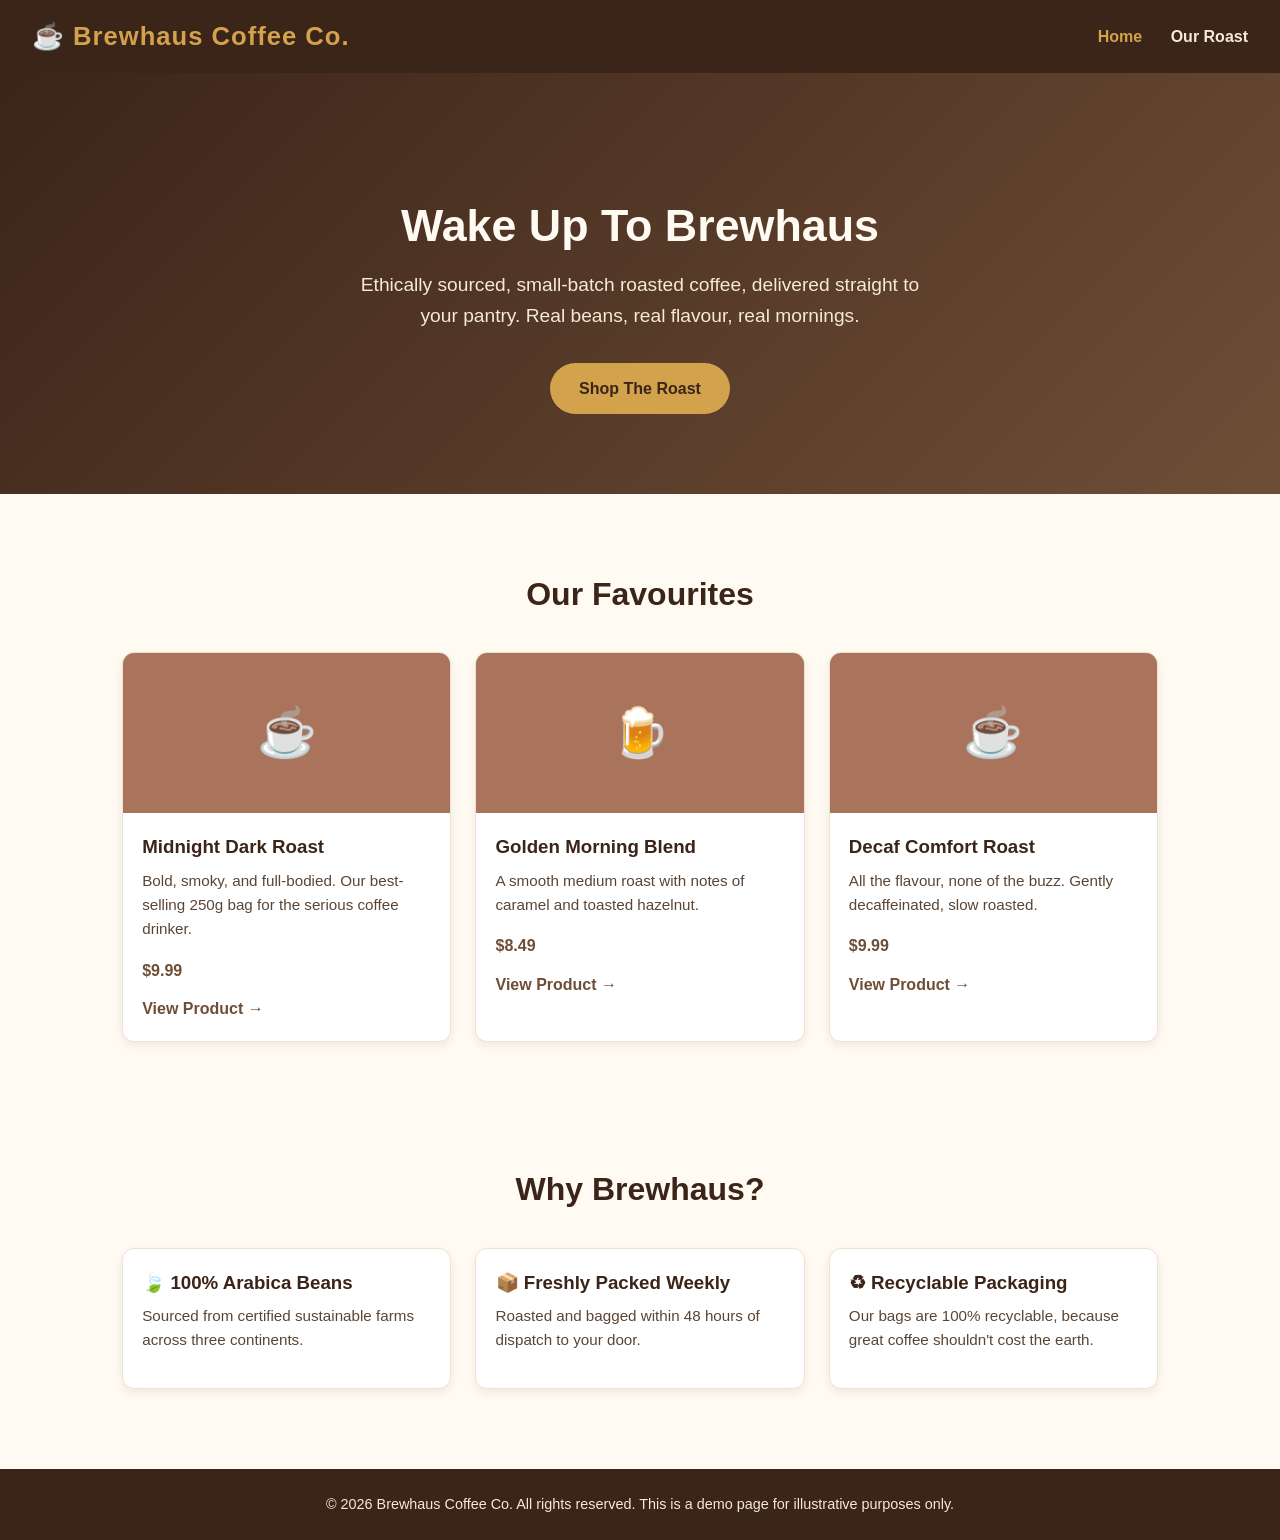
<file: index.html>
<!DOCTYPE html>
<html lang="en">
<head>
  <meta charset="UTF-8" />
  <meta name="viewport" content="width=device-width, initial-scale=1.0" />
  <title>Brewhaus Coffee Co. &mdash; Home</title>
  <link rel="stylesheet" href="css/style.css" />
</head>
<body>
  <header>
    <div class="logo">&#9749; Brewhaus Coffee Co.</div>
    <nav>
      <a href="index.html" class="active">Home</a>
      <a href="product.html">Our Roast</a>
    </nav>
  </header>

  <section class="hero">
    <h1>Wake Up To Brewhaus</h1>
    <p>Ethically sourced, small-batch roasted coffee, delivered straight to your pantry. Real beans, real flavour, real mornings.</p>
    <a href="product.html" class="btn">Shop The Roast</a>
  </section>

  <section class="section">
    <h2>Our Favourites</h2>
    <div class="product-grid">
      <div class="card">
        <div class="card-img">&#9749;</div>
        <div class="card-body">
          <h3>Midnight Dark Roast</h3>
          <p>Bold, smoky, and full-bodied. Our best-selling 250g bag for the serious coffee drinker.</p>
          <span class="price">$9.99</span>
          <br />
          <a href="product.html">View Product &rarr;</a>
        </div>
      </div>
      <div class="card">
        <div class="card-img">&#127866;</div>
        <div class="card-body">
          <h3>Golden Morning Blend</h3>
          <p>A smooth medium roast with notes of caramel and toasted hazelnut.</p>
          <span class="price">$8.49</span>
          <br />
          <a href="product.html">View Product &rarr;</a>
        </div>
      </div>
      <div class="card">
        <div class="card-img">&#9749;</div>
        <div class="card-body">
          <h3>Decaf Comfort Roast</h3>
          <p>All the flavour, none of the buzz. Gently decaffeinated, slow roasted.</p>
          <span class="price">$9.99</span>
          <br />
          <a href="product.html">View Product &rarr;</a>
        </div>
      </div>
    </div>
  </section>

  <section class="section">
    <h2>Why Brewhaus?</h2>
    <div class="product-grid">
      <div class="card">
        <div class="card-body">
          <h3>&#127811; 100% Arabica Beans</h3>
          <p>Sourced from certified sustainable farms across three continents.</p>
        </div>
      </div>
      <div class="card">
        <div class="card-body">
          <h3>&#128230; Freshly Packed Weekly</h3>
          <p>Roasted and bagged within 48 hours of dispatch to your door.</p>
        </div>
      </div>
      <div class="card">
        <div class="card-body">
          <h3>&#9851; Recyclable Packaging</h3>
          <p>Our bags are 100% recyclable, because great coffee shouldn't cost the earth.</p>
        </div>
      </div>
    </div>
  </section>

  <footer>
    &copy; 2026 Brewhaus Coffee Co. All rights reserved. This is a demo page for illustrative purposes only.
  </footer>
</body>
</html>
</file>
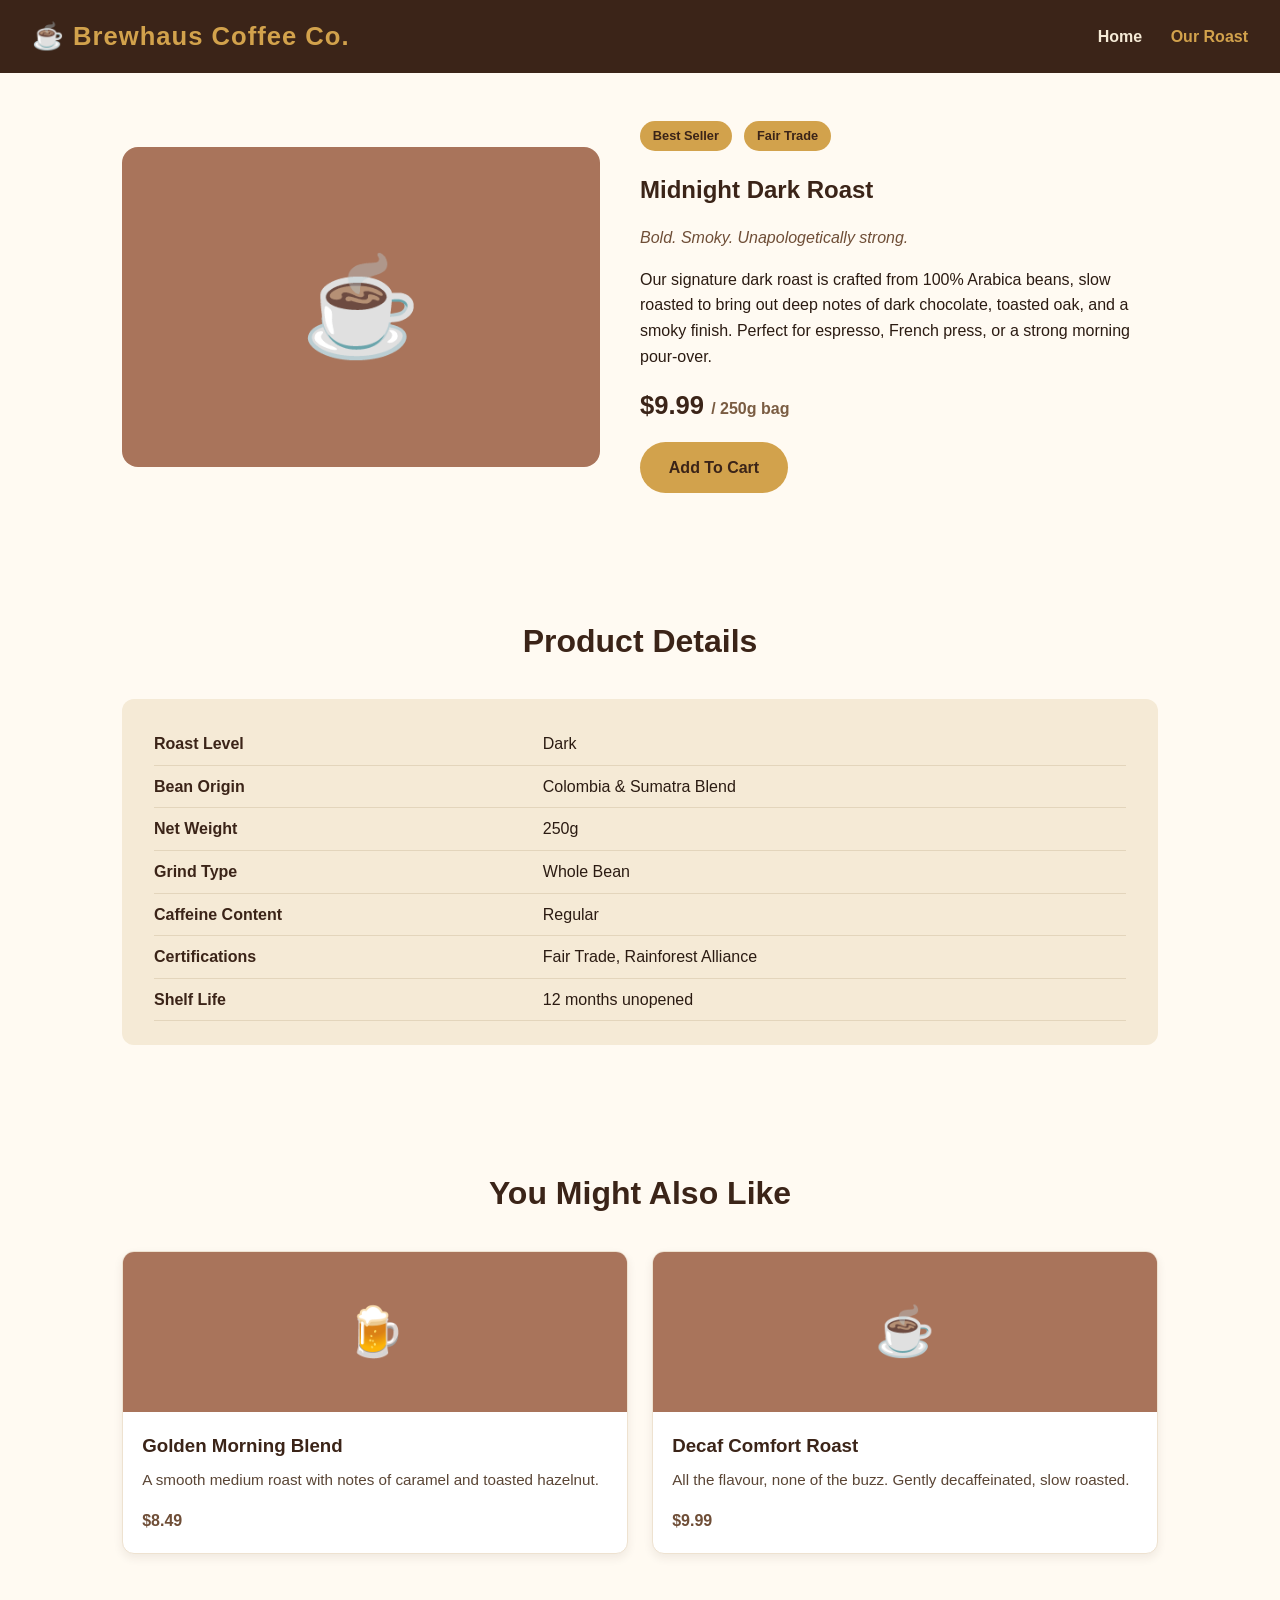
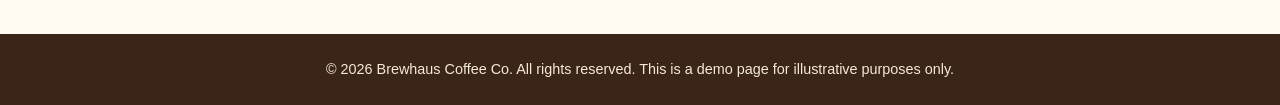
<file: product.html>
<!DOCTYPE html>
<html lang="en">
<head>
  <meta charset="UTF-8" />
  <meta name="viewport" content="width=device-width, initial-scale=1.0" />
  <title>Brewhaus Coffee Co. &mdash; Midnight Dark Roast</title>
  <link rel="stylesheet" href="css/style.css" />
</head>
<body>
  <header>
    <div class="logo">&#9749; Brewhaus Coffee Co.</div>
    <nav>
      <a href="index.html">Home</a>
      <a href="product.html" class="active">Our Roast</a>
    </nav>
  </header>

  <section class="product-hero">
    <div class="image-block">&#9749;</div>
    <div class="details">
      <span class="badge">Best Seller</span>
      <span class="badge">Fair Trade</span>
      <h1>Midnight Dark Roast</h1>
      <p class="tagline">Bold. Smoky. Unapologetically strong.</p>
      <p>Our signature dark roast is crafted from 100% Arabica beans, slow roasted to bring out deep notes of dark chocolate, toasted oak, and a smoky finish. Perfect for espresso, French press, or a strong morning pour-over.</p>
      <div class="price-tag">$9.99 <small style="font-size:1rem; color:#7a5c42;">/ 250g bag</small></div>
      <a href="#" class="btn">Add To Cart</a>
    </div>
  </section>

  <section class="section">
    <h2>Product Details</h2>
    <div class="specs">
      <table>
        <tr>
          <td>Roast Level</td>
          <td>Dark</td>
        </tr>
        <tr>
          <td>Bean Origin</td>
          <td>Colombia &amp; Sumatra Blend</td>
        </tr>
        <tr>
          <td>Net Weight</td>
          <td>250g</td>
        </tr>
        <tr>
          <td>Grind Type</td>
          <td>Whole Bean</td>
        </tr>
        <tr>
          <td>Caffeine Content</td>
          <td>Regular</td>
        </tr>
        <tr>
          <td>Certifications</td>
          <td>Fair Trade, Rainforest Alliance</td>
        </tr>
        <tr>
          <td>Shelf Life</td>
          <td>12 months unopened</td>
        </tr>
      </table>
    </div>
  </section>

  <section class="section">
    <h2>You Might Also Like</h2>
    <div class="product-grid">
      <div class="card">
        <div class="card-img">&#127866;</div>
        <div class="card-body">
          <h3>Golden Morning Blend</h3>
          <p>A smooth medium roast with notes of caramel and toasted hazelnut.</p>
          <span class="price">$8.49</span>
        </div>
      </div>
      <div class="card">
        <div class="card-img">&#9749;</div>
        <div class="card-body">
          <h3>Decaf Comfort Roast</h3>
          <p>All the flavour, none of the buzz. Gently decaffeinated, slow roasted.</p>
          <span class="price">$9.99</span>
        </div>
      </div>
    </div>
  </section>

  <footer>
    &copy; 2026 Brewhaus Coffee Co. All rights reserved. This is a demo page for illustrative purposes only.
  </footer>
</body>
</html>
</file>
<file: css/style.css>
:root {
  --coffee-dark: #3b2418;
  --coffee: #6f4e37;
  --coffee-light: #a9745b;
  --cream: #f5ead6;
  --cream-light: #fffaf2;
  --accent: #d2a24c;
  --text-dark: #2b1b12;
}

* {
  box-sizing: border-box;
}

body {
  margin: 0;
  font-family: 'Segoe UI', Tahoma, Geneva, Verdana, sans-serif;
  background-color: var(--cream-light);
  color: var(--text-dark);
  line-height: 1.6;
}

header {
  background-color: var(--coffee-dark);
  color: var(--cream);
  padding: 1rem 2rem;
  display: flex;
  justify-content: space-between;
  align-items: center;
}

.logo {
  font-size: 1.6rem;
  font-weight: bold;
  letter-spacing: 1px;
  color: var(--accent);
}

nav a {
  color: var(--cream);
  text-decoration: none;
  margin-left: 1.5rem;
  font-weight: 600;
  transition: color 0.2s ease;
}

nav a:hover,
nav a.active {
  color: var(--accent);
}

.hero {
  background: linear-gradient(135deg, var(--coffee-dark), var(--coffee));
  color: var(--cream-light);
  text-align: center;
  padding: 5rem 2rem;
}

.hero h1 {
  font-size: 2.8rem;
  margin-bottom: 0.5rem;
}

.hero p {
  font-size: 1.2rem;
  color: var(--cream);
  max-width: 600px;
  margin: 0 auto 2rem;
}

.btn {
  display: inline-block;
  background-color: var(--accent);
  color: var(--coffee-dark);
  padding: 0.8rem 1.8rem;
  border-radius: 30px;
  text-decoration: none;
  font-weight: bold;
  transition: transform 0.2s ease, box-shadow 0.2s ease;
}

.btn:hover {
  transform: translateY(-2px);
  box-shadow: 0 6px 14px rgba(0, 0, 0, 0.25);
}

.section {
  max-width: 1100px;
  margin: 0 auto;
  padding: 3rem 2rem;
}

.section h2 {
  text-align: center;
  color: var(--coffee-dark);
  margin-bottom: 2rem;
  font-size: 2rem;
}

.product-grid {
  display: grid;
  grid-template-columns: repeat(auto-fit, minmax(240px, 1fr));
  gap: 1.5rem;
}

.card {
  background-color: #fff;
  border: 1px solid #eee2d0;
  border-radius: 12px;
  overflow: hidden;
  box-shadow: 0 4px 10px rgba(59, 36, 24, 0.08);
  transition: transform 0.2s ease, box-shadow 0.2s ease;
}

.card:hover {
  transform: translateY(-4px);
  box-shadow: 0 10px 20px rgba(59, 36, 24, 0.15);
}

.card-img {
  height: 160px;
  background-color: var(--coffee-light);
  display: flex;
  align-items: center;
  justify-content: center;
  font-size: 3rem;
}

.card-body {
  padding: 1.2rem;
}

.card-body h3 {
  margin: 0 0 0.4rem;
  color: var(--coffee-dark);
}

.card-body p {
  margin: 0 0 1rem;
  font-size: 0.95rem;
  color: #5a4535;
}

.price {
  font-weight: bold;
  color: var(--coffee);
}

.card-body a {
  display: inline-block;
  margin-top: 0.8rem;
  color: var(--coffee);
  font-weight: 600;
  text-decoration: none;
}

.card-body a:hover {
  text-decoration: underline;
}

.product-hero {
  display: flex;
  flex-wrap: wrap;
  gap: 2.5rem;
  align-items: center;
  max-width: 1100px;
  margin: 0 auto;
  padding: 3rem 2rem;
}

.product-hero .image-block {
  flex: 1 1 320px;
  height: 320px;
  background-color: var(--coffee-light);
  border-radius: 16px;
  display: flex;
  align-items: center;
  justify-content: center;
  font-size: 6rem;
  color: var(--cream-light);
}

.product-hero .details {
  flex: 1 1 360px;
}

.product-hero h1 {
  color: var(--coffee-dark);
  margin-bottom: 0.3rem;
}

.product-hero .tagline {
  color: var(--coffee);
  font-style: italic;
  margin-bottom: 1rem;
}

.product-hero .price-tag {
  font-size: 1.6rem;
  color: var(--coffee-dark);
  font-weight: bold;
  margin: 1rem 0;
}

.badge {
  display: inline-block;
  background-color: var(--accent);
  color: var(--coffee-dark);
  padding: 0.3rem 0.8rem;
  border-radius: 20px;
  font-size: 0.8rem;
  font-weight: bold;
  margin-right: 0.5rem;
}

.specs {
  background-color: var(--cream);
  border-radius: 12px;
  padding: 1.5rem 2rem;
  margin-top: 2rem;
}

.specs table {
  width: 100%;
  border-collapse: collapse;
}

.specs td {
  padding: 0.5rem 0;
  border-bottom: 1px solid #e3d5bc;
}

.specs td:first-child {
  font-weight: bold;
  color: var(--coffee-dark);
  width: 40%;
}

footer {
  background-color: var(--coffee-dark);
  color: var(--cream);
  text-align: center;
  padding: 1.5rem;
  margin-top: 2rem;
  font-size: 0.9rem;
}
</file>
